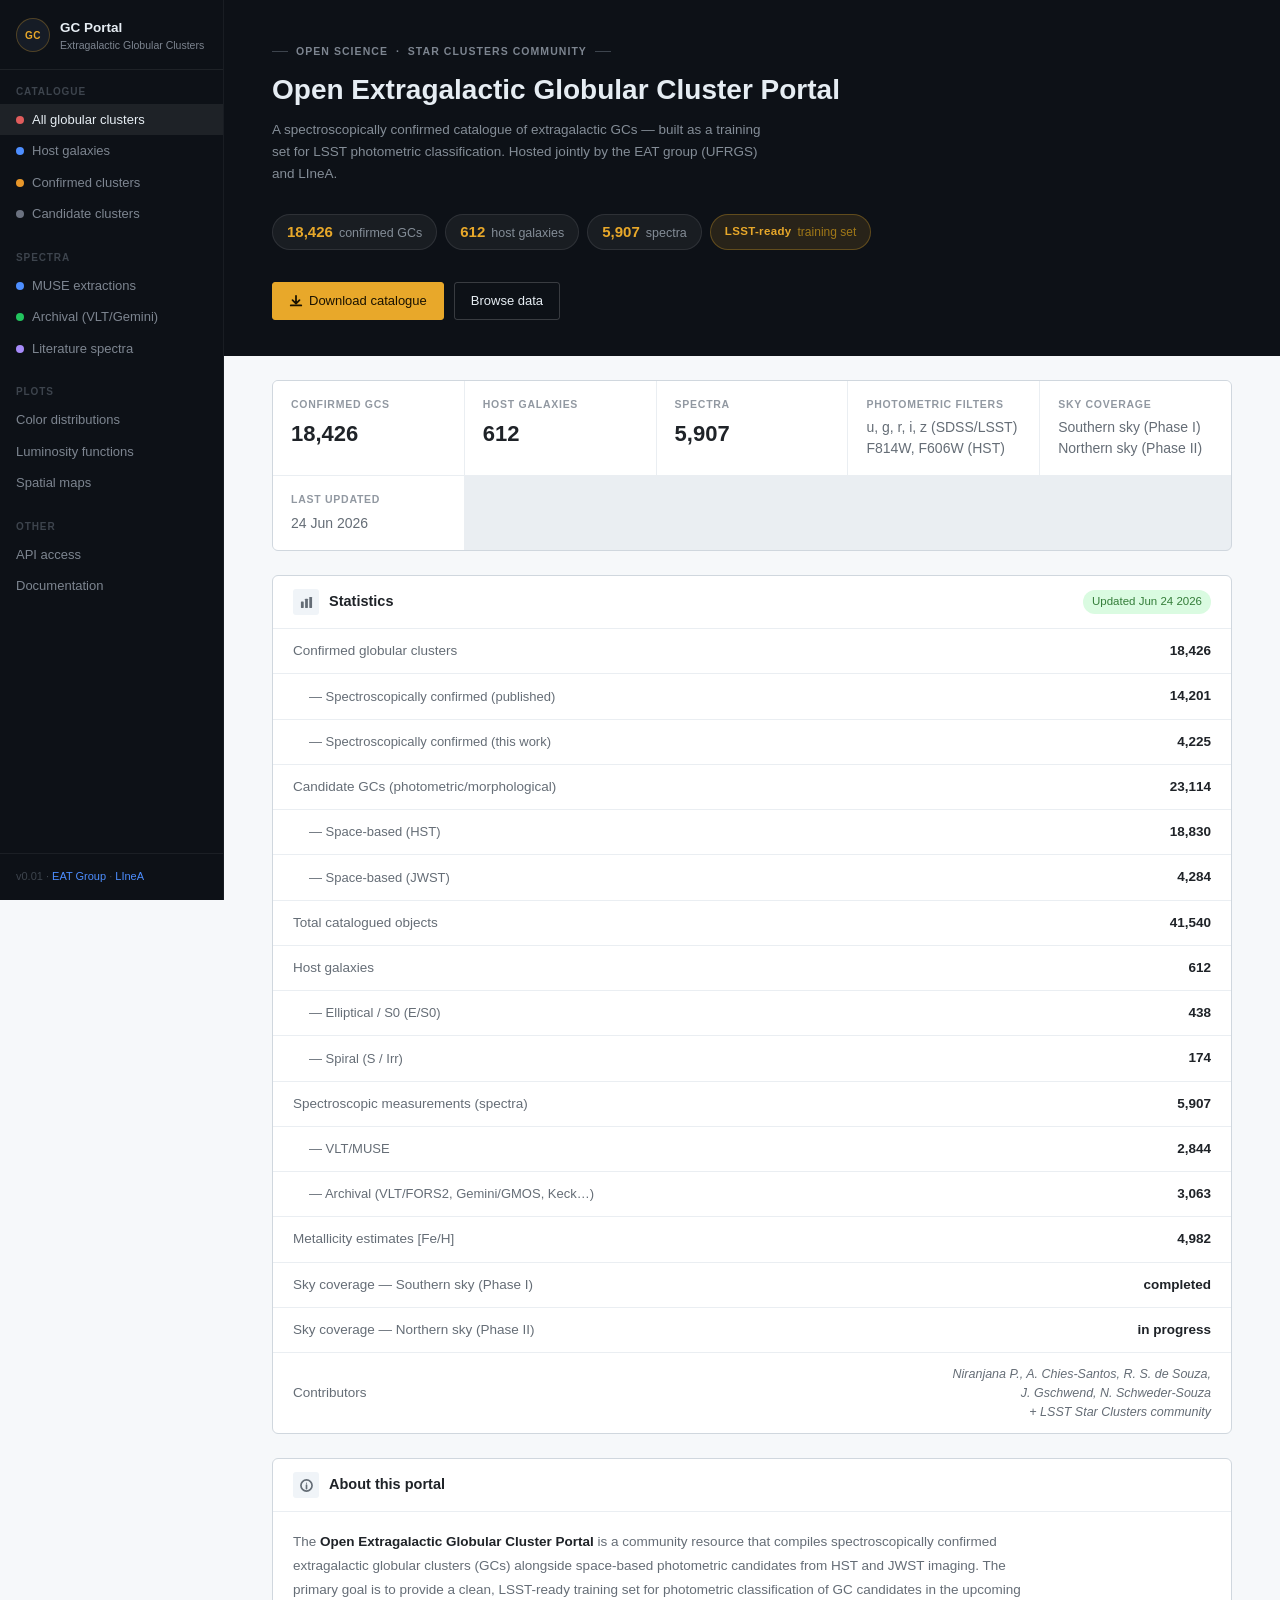
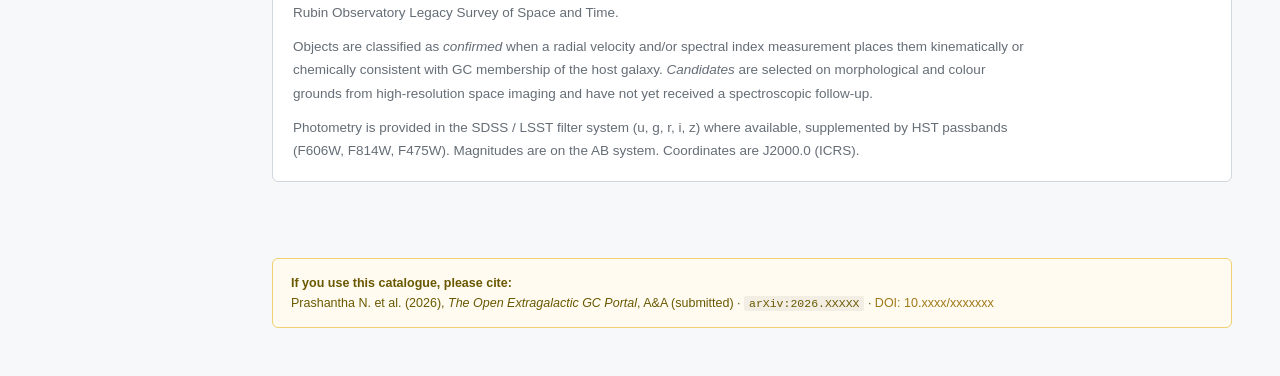
<file: gc-portal-v001/gc-portal/index.html>
<!DOCTYPE html>
<html lang="en">
<head>
  <meta charset="UTF-8">
  <meta name="viewport" content="width=device-width, initial-scale=1.0">
  <title>GC Portal — Open Extragalactic Globular Cluster Catalogue</title>
  <meta name="description" content="A spectroscopically confirmed catalogue of extragalactic globular clusters built as a training set for LSST photometric classification.">
  <link rel="stylesheet" href="assets/css/style.css">
</head>
<body>

<div class="layout">

  <!-- ══════════════════════════════════
       SIDEBAR
  ═══════════════════════════════════════ -->
  <nav class="sidebar">
    <div class="sidebar-brand">
      <div class="brand-logo">GC</div>
      <div class="brand-text">
        <span class="brand-name">GC Portal</span>
        <span class="brand-sub">Extragalactic Globular Clusters</span>
      </div>
    </div>

    <div class="nav-section">
      <span class="nav-sec-label">Catalogue</span>
      <a href="catalogue.html" class="nav-item active">
        <span class="dot dot-red"></span> All globular clusters
      </a>
      <a href="catalogue.html?filter=host" class="nav-item">
        <span class="dot dot-blue"></span> Host galaxies
      </a>
      <a href="catalogue.html?filter=confirmed" class="nav-item">
        <span class="dot dot-orange"></span> Confirmed clusters
      </a>
      <a href="catalogue.html?filter=candidate" class="nav-item">
        <span class="dot dot-gray"></span> Candidate clusters
      </a>
    </div>

    <div class="nav-section">
      <span class="nav-sec-label">Spectra</span>
      <a href="#" class="nav-item">
        <span class="dot dot-blue"></span> MUSE extractions
      </a>
      <a href="#" class="nav-item">
        <span class="dot dot-green"></span> Archival (VLT/Gemini)
      </a>
      <a href="#" class="nav-item">
        <span class="dot dot-purple"></span> Literature spectra
      </a>
    </div>

    <div class="nav-section">
      <span class="nav-sec-label">Plots</span>
      <a href="#" class="nav-item">Color distributions</a>
      <a href="#" class="nav-item">Luminosity functions</a>
      <a href="#" class="nav-item">Spatial maps</a>
    </div>

    <div class="nav-section">
      <span class="nav-sec-label">Other</span>
      <a href="#" class="nav-item">API access</a>
      <a href="#" class="nav-item">Documentation</a>
    </div>

    <div class="sidebar-footer">
      v0.01 · <a href="https://eat.ufrgs.br" target="_blank">EAT Group</a> ·
      <a href="https://linea.org.br" target="_blank">LIneA</a>
    </div>
  </nav>

  <!-- ══════════════════════════════════
       MAIN CONTENT
  ═══════════════════════════════════════ -->
  <main class="main">

    <!-- Hero -->
    <div class="hero">
      <div class="hero-eyebrow">Open Science &nbsp;·&nbsp; Star Clusters Community</div>
      <h1>Open Extragalactic Globular Cluster Portal</h1>
      <p class="hero-desc">
        A spectroscopically confirmed catalogue of extragalactic GCs —
        built as a training set for LSST photometric classification.
        Hosted jointly by the EAT group (UFRGS) and LIneA.
      </p>

      <div class="hero-stats">
        <div class="stat-pill">
          <span class="num">18,426</span>
          <span class="lbl">confirmed GCs</span>
        </div>
        <div class="stat-pill">
          <span class="num">612</span>
          <span class="lbl">host galaxies</span>
        </div>
        <div class="stat-pill">
          <span class="num">5,907</span>
          <span class="lbl">spectra</span>
        </div>
        <div class="stat-pill tag">
          <span class="tag-key">LSST-ready</span>
          <span class="tag-val">training set</span>
        </div>
      </div>

      <div class="hero-actions">
        <a href="#" class="btn btn-primary">
          <svg viewBox="0 0 16 16" fill="none" stroke="currentColor" stroke-width="2"
               stroke-linecap="round" stroke-linejoin="round">
            <path d="M8 2v8M4 7l4 4 4-4"/><path d="M2 13h12"/>
          </svg>
          Download catalogue
        </a>
        <a href="catalogue.html" class="btn btn-secondary">
          Browse data
        </a>
      </div>
    </div>

    <!-- Content -->
    <div class="content">

      <!-- Quick stats grid -->
      <div class="info-grid">
        <div class="info-cell">
          <div class="info-cell-label">Confirmed GCs</div>
          <div class="info-cell-value">18,426</div>
        </div>
        <div class="info-cell">
          <div class="info-cell-label">Host galaxies</div>
          <div class="info-cell-value">612</div>
        </div>
        <div class="info-cell">
          <div class="info-cell-label">Spectra</div>
          <div class="info-cell-value">5,907</div>
        </div>
        <div class="info-cell">
          <div class="info-cell-label">Photometric filters</div>
          <div class="info-cell-value small">u, g, r, i, z (SDSS/LSST)<br>F814W, F606W (HST)</div>
        </div>
        <div class="info-cell">
          <div class="info-cell-label">Sky coverage</div>
          <div class="info-cell-value small">Southern sky (Phase I)<br>Northern sky (Phase II)</div>
        </div>
        <div class="info-cell">
          <div class="info-cell-label">Last updated</div>
          <div class="info-cell-value small">24 Jun 2026</div>
        </div>
      </div>

      <!-- Statistics table -->
      <div class="panel">
        <div class="panel-header">
          <div class="panel-title">
            <span class="panel-icon">
              <!-- bar chart icon -->
              <svg viewBox="0 0 14 14" fill="currentColor">
                <rect x="1" y="6" width="3" height="7" rx="0.5"/>
                <rect x="5.5" y="3" width="3" height="10" rx="0.5"/>
                <rect x="10" y="1" width="3" height="12" rx="0.5"/>
              </svg>
            </span>
            Statistics
          </div>
          <span class="badge-updated">Updated Jun 24 2026</span>
        </div>
        <table class="stats-table">
          <tbody>
            <tr><td>Confirmed globular clusters</td><td>18,426</td></tr>
            <tr><td class="indent">— Spectroscopically confirmed (published)</td><td>14,201</td></tr>
            <tr><td class="indent">— Spectroscopically confirmed (this work)</td><td>4,225</td></tr>
            <tr><td>Candidate GCs (photometric/morphological)</td><td>23,114</td></tr>
            <tr><td class="indent">— Space-based (HST)</td><td>18,830</td></tr>
            <tr><td class="indent">— Space-based (JWST)</td><td>4,284</td></tr>
            <tr><td>Total catalogued objects</td><td>41,540</td></tr>
            <tr><td>Host galaxies</td><td>612</td></tr>
            <tr><td class="indent">— Elliptical / S0 (E/S0)</td><td>438</td></tr>
            <tr><td class="indent">— Spiral (S / Irr)</td><td>174</td></tr>
            <tr><td>Spectroscopic measurements (spectra)</td><td>5,907</td></tr>
            <tr><td class="indent">— VLT/MUSE</td><td>2,844</td></tr>
            <tr><td class="indent">— Archival (VLT/FORS2, Gemini/GMOS, Keck…)</td><td>3,063</td></tr>
            <tr><td>Metallicity estimates [Fe/H]</td><td>4,982</td></tr>
            <tr><td>Sky coverage — Southern sky (Phase I)</td><td>completed</td></tr>
            <tr><td>Sky coverage — Northern sky (Phase II)</td><td>in progress</td></tr>
            <tr><td>Contributors</td>
                <td style="text-align:right;font-weight:400;font-style:italic;color:var(--text-secondary);font-size:12.5px">
                  Niranjana P., A. Chies-Santos, R. S. de Souza,<br>
                  J. Gschwend, N. Schweder-Souza<br>
                  + LSST Star Clusters community
                </td></tr>
          </tbody>
        </table>
      </div>

      <!-- About panel -->
      <div class="panel">
        <div class="panel-header">
          <div class="panel-title">
            <span class="panel-icon">
              <svg viewBox="0 0 14 14" fill="none" stroke="currentColor" stroke-width="1.8"
                   stroke-linecap="round">
                <circle cx="7" cy="7" r="6"/>
                <line x1="7" y1="6.5" x2="7" y2="10.5"/>
                <circle cx="7" cy="4.5" r="0.6" fill="currentColor" stroke="none"/>
              </svg>
            </span>
            About this portal
          </div>
        </div>
        <div style="padding:18px 20px;font-size:13.5px;line-height:1.75;color:var(--text-secondary);max-width:780px">
          <p style="margin-bottom:10px">
            The <strong style="color:var(--text-primary)">Open Extragalactic Globular Cluster Portal</strong>
            is a community resource that compiles spectroscopically confirmed extragalactic globular clusters
            (GCs) alongside space-based photometric candidates from HST and JWST imaging. The primary goal
            is to provide a clean, LSST-ready training set for photometric classification of GC candidates
            in the upcoming Rubin Observatory Legacy Survey of Space and Time.
          </p>
          <p style="margin-bottom:10px">
            Objects are classified as <em>confirmed</em> when a radial velocity and/or spectral index
            measurement places them kinematically or chemically consistent with GC membership of the
            host galaxy. <em>Candidates</em> are selected on morphological and colour grounds from
            high-resolution space imaging and have not yet received a spectroscopic follow-up.
          </p>
          <p>
            Photometry is provided in the SDSS / LSST filter system (u, g, r, i, z) where available,
            supplemented by HST passbands (F606W, F814W, F475W). Magnitudes are on the AB system.
            Coordinates are J2000.0 (ICRS).
          </p>
        </div>
      </div>

    </div><!-- /content -->

    <!-- Citation box -->
    <div class="cite-box">
      <strong>If you use this catalogue, please cite:</strong><br>
      Prashantha N. et al. (2026), <em>The Open Extragalactic GC Portal</em>, A&amp;A (submitted) ·
      <code>arXiv:2026.XXXXX</code> ·
      <a href="#" style="color:#a07818">DOI: 10.xxxx/xxxxxxx</a>
    </div>

  </main>
</div>

</body>
</html>
</file>
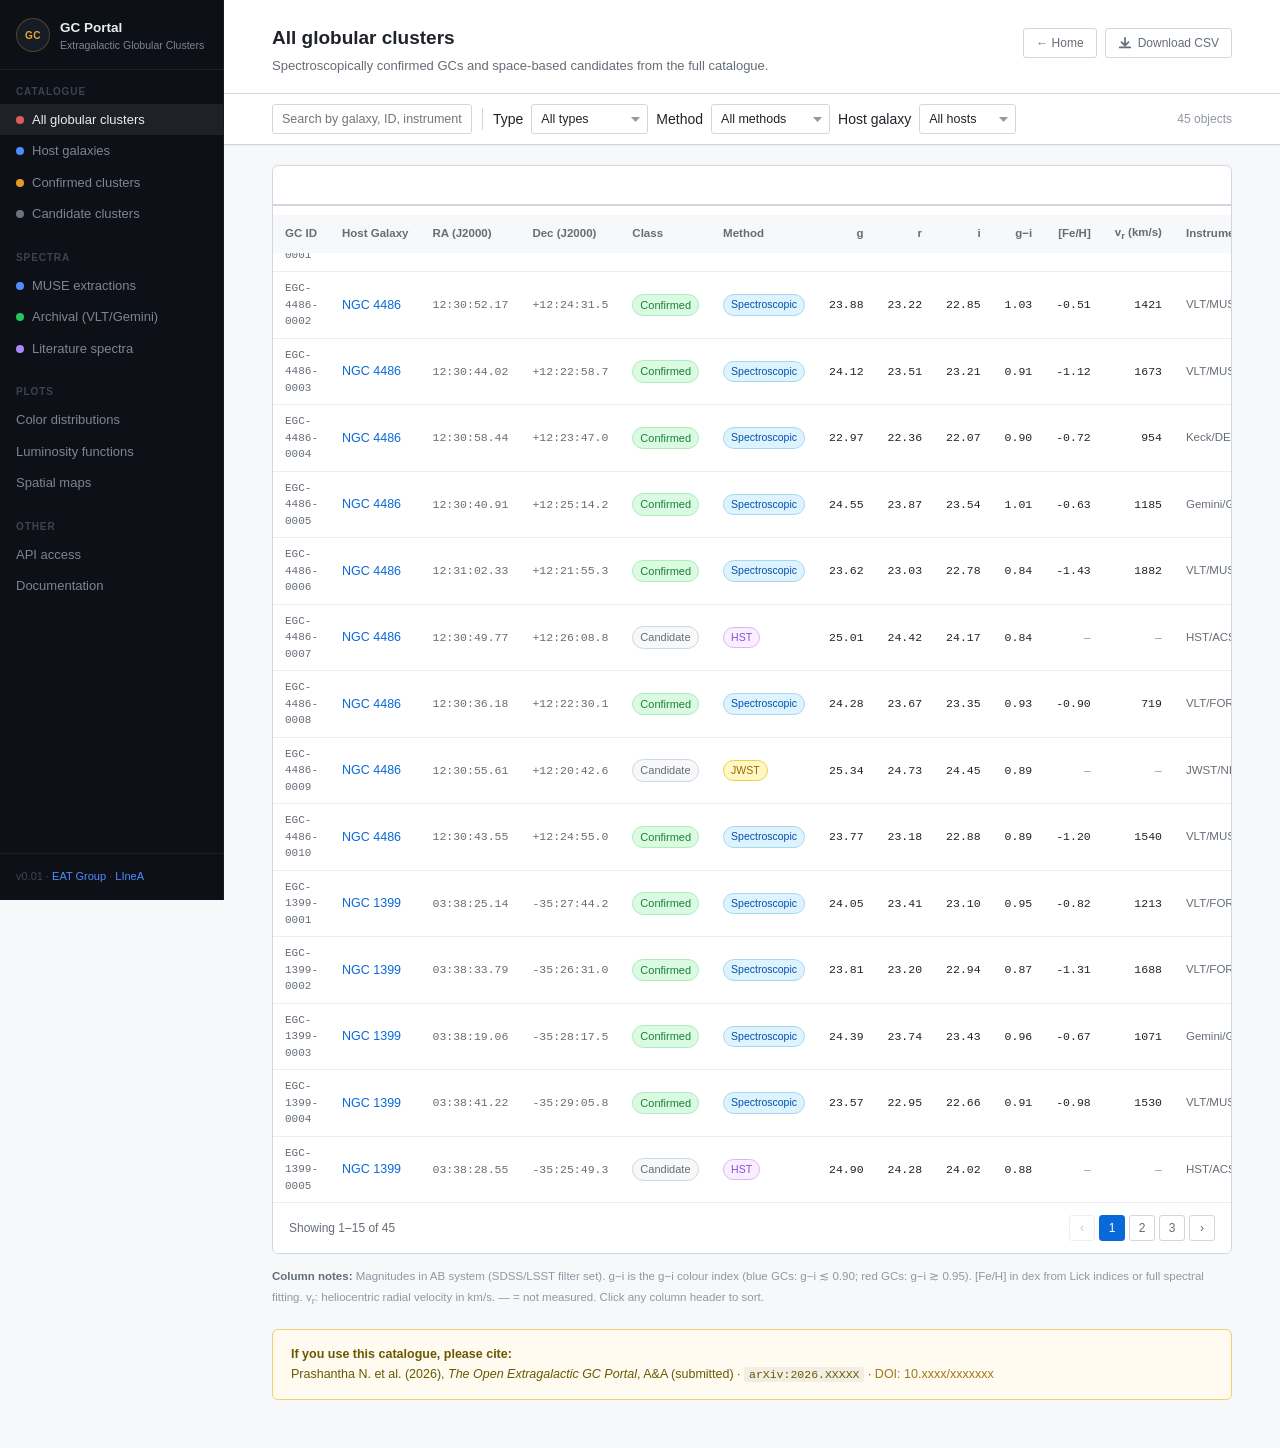
<file: gc-portal-v001/gc-portal/catalogue.html>
<!DOCTYPE html>
<html lang="en">
<head>
  <meta charset="UTF-8">
  <meta name="viewport" content="width=device-width, initial-scale=1.0">
  <title>Catalogue — GC Portal</title>
  <link rel="stylesheet" href="assets/css/style.css">
</head>
<body>

<div class="layout">

  <!-- ══════════════════════════════════
       SIDEBAR
  ═══════════════════════════════════════ -->
  <nav class="sidebar">
    <div class="sidebar-brand">
      <div class="brand-logo">GC</div>
      <div class="brand-text">
        <span class="brand-name">GC Portal</span>
        <span class="brand-sub">Extragalactic Globular Clusters</span>
      </div>
    </div>

    <div class="nav-section">
      <span class="nav-sec-label">Catalogue</span>
      <a href="catalogue.html" class="nav-item active">
        <span class="dot dot-red"></span> All globular clusters
      </a>
      <a href="catalogue.html?filter=host" class="nav-item">
        <span class="dot dot-blue"></span> Host galaxies
      </a>
      <a href="catalogue.html?filter=confirmed" class="nav-item">
        <span class="dot dot-orange"></span> Confirmed clusters
      </a>
      <a href="catalogue.html?filter=candidate" class="nav-item">
        <span class="dot dot-gray"></span> Candidate clusters
      </a>
    </div>

    <div class="nav-section">
      <span class="nav-sec-label">Spectra</span>
      <a href="#" class="nav-item">
        <span class="dot dot-blue"></span> MUSE extractions
      </a>
      <a href="#" class="nav-item">
        <span class="dot dot-green"></span> Archival (VLT/Gemini)
      </a>
      <a href="#" class="nav-item">
        <span class="dot dot-purple"></span> Literature spectra
      </a>
    </div>

    <div class="nav-section">
      <span class="nav-sec-label">Plots</span>
      <a href="#" class="nav-item">Color distributions</a>
      <a href="#" class="nav-item">Luminosity functions</a>
      <a href="#" class="nav-item">Spatial maps</a>
    </div>

    <div class="nav-section">
      <span class="nav-sec-label">Other</span>
      <a href="#" class="nav-item">API access</a>
      <a href="#" class="nav-item">Documentation</a>
    </div>

    <div class="sidebar-footer">
      v0.01 · <a href="https://eat.ufrgs.br" target="_blank">EAT Group</a> ·
      <a href="https://linea.org.br" target="_blank">LIneA</a>
    </div>
  </nav>

  <!-- ══════════════════════════════════
       MAIN CONTENT
  ═══════════════════════════════════════ -->
  <main class="main">

    <!-- Page header -->
    <div class="page-header">
      <div class="page-header-row">
        <div>
          <h2>All globular clusters</h2>
          <p>Spectroscopically confirmed GCs and space-based candidates from the full catalogue.</p>
        </div>
        <div style="display:flex;gap:8px;flex-shrink:0;margin-top:4px">
          <a href="index.html" class="btn btn-outline btn-sm">← Home</a>
          <button class="btn btn-outline btn-sm" id="btn-download">
            <svg width="13" height="13" viewBox="0 0 16 16" fill="none"
                 stroke="currentColor" stroke-width="2" stroke-linecap="round" stroke-linejoin="round">
              <path d="M8 2v8M4 7l4 4 4-4"/><path d="M2 13h12"/>
            </svg>
            Download CSV
          </button>
        </div>
      </div>
    </div>

    <!-- Filter bar -->
    <div class="filter-bar">
      <input type="text" id="q-search" placeholder="Search by galaxy, ID, instrument…">

      <div class="filter-sep"></div>

      <span class="filter-label">Type</span>
      <select id="f-type">
        <option value="">All types</option>
        <option value="confirmed">Confirmed GC</option>
        <option value="candidate">Candidate GC</option>
      </select>

      <span class="filter-label">Method</span>
      <select id="f-method">
        <option value="">All methods</option>
        <option value="spectroscopic">Spectroscopic</option>
        <option value="HST">HST imaging</option>
        <option value="JWST">JWST imaging</option>
      </select>

      <span class="filter-label">Host galaxy</span>
      <select id="f-host">
        <option value="">All hosts</option>
        <!-- populated by JS -->
      </select>

      <span class="results-count" id="results-count"></span>
    </div>

    <!-- Data table -->
    <div class="table-panel">
      <div class="table-wrap">
        <table class="data-table">
          <thead>
            <tr>
              <th data-col="id">GC ID</th>
              <th data-col="host">Host Galaxy</th>
              <th data-col="ra">RA (J2000)</th>
              <th data-col="dec">Dec (J2000)</th>
              <th data-col="type">Class</th>
              <th data-col="method">Method</th>
              <th data-col="g" style="text-align:right">g</th>
              <th data-col="r" style="text-align:right">r</th>
              <th data-col="i" style="text-align:right">i</th>
              <th data-col="gi" style="text-align:right">g−i</th>
              <th data-col="feh" style="text-align:right">[Fe/H]</th>
              <th data-col="vr" style="text-align:right">v<sub>r</sub> (km/s)</th>
              <th data-col="instr">Instrument</th>
              <th data-col="ref">Reference</th>
            </tr>
          </thead>
          <tbody id="gc-tbody">
            <tr><td colspan="14" style="padding:32px;text-align:center;color:var(--text-muted)">Loading…</td></tr>
          </tbody>
        </table>
      </div>

      <!-- Pagination -->
      <div class="pagination">
        <div class="page-info" id="page-info"></div>
        <div class="page-btns" id="page-btns"></div>
      </div>
    </div>

    <!-- Column legend -->
    <div style="margin:12px 48px 0;font-size:11.5px;color:var(--text-muted);line-height:1.8">
      <strong style="color:var(--text-secondary)">Column notes:</strong>
      Magnitudes in AB system (SDSS/LSST filter set).
      g−i is the g−i colour index (blue GCs: g−i ≲ 0.90; red GCs: g−i ≳ 0.95).
      [Fe/H] in dex from Lick indices or full spectral fitting.
      v<sub>r</sub>: heliocentric radial velocity in km/s. — = not measured.
      Click any column header to sort.
    </div>

    <!-- Citation -->
    <div class="cite-box">
      <strong>If you use this catalogue, please cite:</strong><br>
      Prashantha N. et al. (2026), <em>The Open Extragalactic GC Portal</em>, A&amp;A (submitted) ·
      <code>arXiv:2026.XXXXX</code> ·
      <a href="#" style="color:#a07818">DOI: 10.xxxx/xxxxxxx</a>
    </div>

  </main>
</div>

<script src="assets/js/app.js"></script>
</body>
</html>
</file>
<file: gc-portal-v001/gc-portal/assets/css/style.css>
/* ==========================================================
   GC Portal — Main Stylesheet
   v0.01 · EAT Group, UFRGS · LIneA
   ========================================================== */

*, *::before, *::after { box-sizing: border-box; margin: 0; padding: 0; }

:root {
  --sidebar-bg:        #0d1117;
  --sidebar-w:         224px;
  --accent:            #e8a82a;
  --accent-dim:        rgba(232,168,42,0.12);
  --text-primary:      #1f2328;
  --text-secondary:    #656d76;
  --text-muted:        #9198a1;
  --sidebar-text:      #7d8590;
  --sidebar-text-act:  #e6edf3;
  --bg-page:           #f6f8fa;
  --bg-white:          #ffffff;
  --bg-hero:           #0d1117;
  --border:            #d0d7de;
  --border-subtle:     #eaeef2;
  --font-sans:         -apple-system, BlinkMacSystemFont, "Segoe UI", "Noto Sans",
                       Helvetica, Arial, sans-serif;
  --font-mono:         ui-monospace, SFMono-Regular, "SF Mono", Menlo, Consolas,
                       "Liberation Mono", monospace;
  --radius-sm:         3px;
  --radius-md:         6px;
  --t:                 0.15s ease;
}

html { font-size: 14px; }
body {
  font-family: var(--font-sans);
  background: var(--bg-page);
  color: var(--text-primary);
  line-height: 1.5;
  min-height: 100vh;
}

a { color: inherit; text-decoration: none; }

/* ── Layout ─────────────────────────────────────────────── */
.layout { display: flex; min-height: 100vh; }

/* ── Sidebar ─────────────────────────────────────────────── */
.sidebar {
  width: var(--sidebar-w);
  background: var(--sidebar-bg);
  position: fixed;
  top: 0; left: 0;
  height: 100vh;
  overflow-y: auto;
  display: flex;
  flex-direction: column;
  z-index: 100;
  border-right: 1px solid rgba(255,255,255,0.05);
  scrollbar-width: thin;
  scrollbar-color: #222 transparent;
}

.sidebar-brand {
  display: flex;
  align-items: center;
  gap: 10px;
  padding: 18px 16px 16px;
  border-bottom: 1px solid rgba(255,255,255,0.07);
  flex-shrink: 0;
}

.brand-logo {
  width: 34px; height: 34px;
  background: #161c26;
  border-radius: 50%;
  display: flex; align-items: center; justify-content: center;
  font-size: 10px; font-weight: 700;
  color: var(--accent);
  letter-spacing: 0.04em;
  flex-shrink: 0;
  border: 1px solid rgba(232,168,42,0.28);
}

.brand-text   { display: flex; flex-direction: column; }
.brand-name   { font-size: 13.5px; font-weight: 600; color: var(--sidebar-text-act); }
.brand-sub    { font-size: 10.5px; color: var(--sidebar-text); margin-top: 1px; line-height: 1.3; }

.nav-section  { padding: 14px 0 6px; }

.nav-sec-label {
  display: block;
  font-size: 10px;
  font-weight: 600;
  letter-spacing: 0.09em;
  color: #3d444d;
  padding: 0 16px 5px;
  text-transform: uppercase;
}

.nav-item {
  display: flex;
  align-items: center;
  gap: 8px;
  padding: 6px 16px;
  font-size: 13px;
  color: var(--sidebar-text);
  text-decoration: none;
  transition: color var(--t), background var(--t);
  cursor: pointer;
}
.nav-item:hover  { color: var(--sidebar-text-act); background: rgba(255,255,255,0.04); }
.nav-item.active { color: var(--sidebar-text-act); background: rgba(255,255,255,0.07); }

.dot {
  width: 8px; height: 8px;
  border-radius: 50%; flex-shrink: 0;
}
.dot-red    { background: #e05c5c; }
.dot-blue   { background: #4d8eff; }
.dot-orange { background: #e8972a; }
.dot-gray   { background: #6b7280; }
.dot-green  { background: #22c55e; }
.dot-purple { background: #a78bfa; }

.sidebar-footer {
  margin-top: auto;
  padding: 14px 16px;
  border-top: 1px solid rgba(255,255,255,0.06);
  font-size: 11px;
  color: #3d444d;
  line-height: 1.6;
}
.sidebar-footer a { color: #4d8eff; }

/* ── Main ────────────────────────────────────────────────── */
.main { margin-left: var(--sidebar-w); flex: 1; min-width: 0; }

/* ── Hero ────────────────────────────────────────────────── */
.hero {
  background: var(--bg-hero);
  color: #e6edf3;
  padding: 44px 48px 36px;
}

.hero-eyebrow {
  font-size: 10.5px;
  font-weight: 600;
  letter-spacing: 0.1em;
  text-transform: uppercase;
  color: #7d8590;
  margin-bottom: 12px;
  display: flex;
  align-items: center;
  gap: 8px;
}
.hero-eyebrow::before,
.hero-eyebrow::after {
  content: '';
  display: inline-block;
  width: 16px; height: 1px;
  background: #3d444d;
}

.hero h1 {
  font-size: 28px; font-weight: 600; line-height: 1.25;
  color: #e6edf3; margin-bottom: 12px; max-width: 580px;
}

.hero-desc {
  font-size: 13.5px; color: #848d97;
  max-width: 500px; line-height: 1.65; margin-bottom: 28px;
}

.hero-stats {
  display: flex; flex-wrap: wrap; gap: 8px; margin-bottom: 32px;
}

.stat-pill {
  display: inline-flex; align-items: baseline; gap: 6px;
  background: rgba(255,255,255,0.05);
  border: 1px solid rgba(255,255,255,0.09);
  border-radius: 24px; padding: 6px 14px;
}
.stat-pill .num {
  font-size: 15px; font-weight: 700; color: var(--accent);
  font-variant-numeric: tabular-nums;
}
.stat-pill .lbl { font-size: 12.5px; color: #848d97; }

.stat-pill.tag {
  background: var(--accent-dim);
  border-color: rgba(232,168,42,0.3);
  align-items: center;
}
.stat-pill.tag .tag-key {
  font-size: 11.5px; font-weight: 700;
  color: var(--accent); letter-spacing: 0.03em;
}
.stat-pill.tag .tag-val { font-size: 12px; color: #a07818; }

.hero-actions { display: flex; gap: 10px; flex-wrap: wrap; }

/* Buttons */
.btn {
  display: inline-flex; align-items: center; gap: 6px;
  padding: 8px 16px; border-radius: var(--radius-sm);
  font-size: 13px; font-weight: 500; cursor: pointer;
  text-decoration: none; border: 1px solid transparent;
  transition: all var(--t); font-family: var(--font-sans);
  white-space: nowrap;
}
.btn svg { width: 14px; height: 14px; }

.btn-primary   { background: var(--accent); color: #1a1200; border-color: var(--accent); }
.btn-primary:hover { background: #d4961f; }

.btn-secondary {
  background: transparent; color: #e6edf3;
  border-color: rgba(255,255,255,0.18);
}
.btn-secondary:hover { background: rgba(255,255,255,0.07); border-color: rgba(255,255,255,0.28); }

.btn-sm {
  padding: 5px 12px; font-size: 12px; border-radius: var(--radius-sm);
}
.btn-outline {
  background: transparent; color: var(--text-secondary);
  border: 1px solid var(--border);
}
.btn-outline:hover { background: var(--bg-page); color: var(--text-primary); }

/* ── Content area ────────────────────────────────────────── */
.content { padding: 0 48px 56px; }

.panel {
  background: var(--bg-white);
  border: 1px solid var(--border);
  border-radius: var(--radius-md);
  margin-top: 24px;
  overflow: hidden;
}

.panel-header {
  display: flex; align-items: center; justify-content: space-between;
  padding: 13px 20px;
  border-bottom: 1px solid var(--border-subtle);
}

.panel-title {
  font-size: 14.5px; font-weight: 600; color: var(--text-primary);
  display: flex; align-items: center; gap: 10px;
}

.panel-icon {
  width: 26px; height: 26px; background: #f0f4f8;
  border-radius: var(--radius-sm);
  display: inline-flex; align-items: center; justify-content: center;
}
.panel-icon svg { width: 13px; height: 13px; color: var(--text-secondary); }

.badge-updated {
  font-size: 11.5px; color: #347d39; background: #dafbe1;
  padding: 3px 9px; border-radius: 12px; font-weight: 500;
}

/* Stats table (homepage) */
.stats-table { width: 100%; border-collapse: collapse; }
.stats-table tr { border-bottom: 1px solid var(--border-subtle); }
.stats-table tr:last-child { border-bottom: none; }
.stats-table td { padding: 12px 20px; font-size: 13.5px; }
.stats-table td:first-child { color: var(--text-secondary); }
.stats-table td:last-child {
  text-align: right; font-weight: 600;
  font-variant-numeric: tabular-nums;
}
.stats-table td.indent { padding-left: 36px; font-size: 13px; }

/* Info grid */
.info-grid {
  display: grid;
  grid-template-columns: repeat(auto-fill, minmax(160px,1fr));
  gap: 1px; background: var(--border-subtle);
  border: 1px solid var(--border); border-radius: var(--radius-md); overflow: hidden;
  margin-top: 24px;
}
.info-cell { background: var(--bg-white); padding: 16px 18px; }
.info-cell-label {
  font-size: 10.5px; font-weight: 600; text-transform: uppercase;
  letter-spacing: 0.07em; color: var(--text-muted); margin-bottom: 5px;
}
.info-cell-value {
  font-size: 22px; font-weight: 700; color: var(--text-primary);
  font-variant-numeric: tabular-nums;
}
.info-cell-value.small { font-size: 14px; font-weight: 500; color: var(--text-secondary); }

/* ── Catalogue page ─────────────────────────────────────── */
.page-header {
  padding: 24px 48px 18px;
  border-bottom: 1px solid var(--border);
  background: var(--bg-white);
}
.page-header-row {
  display: flex; align-items: flex-start; justify-content: space-between; gap: 16px;
}
.page-header h2 { font-size: 19px; font-weight: 600; margin-bottom: 3px; }
.page-header p  { font-size: 13px; color: var(--text-secondary); }

.filter-bar {
  background: var(--bg-white);
  border-bottom: 1px solid var(--border);
  padding: 10px 48px;
  display: flex; flex-wrap: wrap; gap: 8px; align-items: center;
  position: sticky; top: 0; z-index: 50;
  box-shadow: 0 1px 0 var(--border-subtle);
}

.filter-bar input[type="text"],
.filter-bar select {
  height: 30px;
  border: 1px solid var(--border); border-radius: var(--radius-sm);
  padding: 0 9px; font-size: 12.5px;
  font-family: var(--font-sans); color: var(--text-primary);
  background: var(--bg-white); outline: none;
  transition: border-color var(--t), box-shadow var(--t);
}
.filter-bar input[type="text"]  { min-width: 200px; }
.filter-bar select {
  padding-right: 26px; appearance: none;
  background-image: url("data:image/svg+xml,%3Csvg xmlns='http://www.w3.org/2000/svg' width='9' height='5'%3E%3Cpath d='M0 0l4.5 5L9 0z' fill='%239198a1'/%3E%3C/svg%3E");
  background-repeat: no-repeat; background-position: right 7px center;
}
.filter-bar input:focus,
.filter-bar select:focus {
  border-color: #0969da;
  box-shadow: 0 0 0 3px rgba(9,105,218,0.08);
}

.filter-sep { width: 1px; height: 22px; background: var(--border); margin: 0 2px; }

.results-count { font-size: 12px; color: var(--text-muted); margin-left: auto; }

/* Data table */
.table-panel {
  background: var(--bg-white);
  border: 1px solid var(--border);
  border-radius: var(--radius-md);
  margin: 20px 48px 0;
  overflow: hidden;
}

.table-wrap { overflow-x: auto; }

.data-table { width: 100%; border-collapse: collapse; font-size: 12.5px; }

.data-table thead th {
  background: #f6f8fa;
  border-bottom: 2px solid var(--border);
  padding: 9px 12px;
  text-align: left; font-size: 11.5px; font-weight: 600;
  color: var(--text-secondary); white-space: nowrap;
  cursor: pointer; user-select: none;
  position: sticky; top: 49px;
  transition: background var(--t);
}
.data-table thead th:hover { background: #eaecef; color: var(--text-primary); }
.data-table thead th.sort-asc::after  { content: ' ↑'; color: #0969da; }
.data-table thead th.sort-desc::after { content: ' ↓'; color: #0969da; }

.data-table tbody tr { border-bottom: 1px solid var(--border-subtle); }
.data-table tbody tr:hover { background: #f6f8fa; }
.data-table tbody tr:last-child { border-bottom: none; }

.data-table td { padding: 8px 12px; vertical-align: middle; }
.data-table td.mono {
  font-family: var(--font-mono); font-size: 11.5px; color: var(--text-secondary);
}
.data-table td.num {
  text-align: right; font-variant-numeric: tabular-nums;
  font-family: var(--font-mono); font-size: 11.5px;
}
.data-table td.id-cell { font-family: var(--font-mono); font-size: 11px; color: var(--text-secondary); }
.data-table td a { color: #0969da; }
.data-table td a:hover { text-decoration: underline; }

/* Badges */
.badge {
  display: inline-flex; align-items: center;
  padding: 2px 7px; border-radius: 12px;
  font-size: 11px; font-weight: 500; white-space: nowrap;
}
.badge-confirmed { background: #dafbe1; color: #1a7f37; border: 1px solid #aceebb; }
.badge-candidate { background: #f6f8fa; color: #656d76; border: 1px solid #d0d7de; }
.badge-spectro   { background: #ddf4ff; color: #0550ae; border: 1px solid #a8d8f0; font-size: 10.5px; }
.badge-hst       { background: #fbefff; color: #8250df; border: 1px solid #d8b4fe; font-size: 10.5px; }
.badge-jwst      { background: #fff8c5; color: #9a6700; border: 1px solid #f7c948; font-size: 10.5px; }

/* Pagination */
.pagination {
  display: flex; align-items: center; justify-content: space-between;
  padding: 12px 16px; border-top: 1px solid var(--border-subtle);
}
.page-info { font-size: 12px; color: var(--text-secondary); }
.page-btns { display: flex; gap: 4px; }
.page-btn {
  height: 26px; min-width: 26px; padding: 0 8px;
  border: 1px solid var(--border); border-radius: var(--radius-sm);
  background: var(--bg-white); font-size: 12px; color: var(--text-secondary);
  cursor: pointer; display: inline-flex; align-items: center; justify-content: center;
  font-family: var(--font-sans); transition: all var(--t);
}
.page-btn:hover:not(:disabled) { background: var(--bg-page); color: var(--text-primary); }
.page-btn.active { background: #0969da; border-color: #0969da; color: #fff; }
.page-btn:disabled { opacity: 0.38; cursor: default; }

/* Citation box */
.cite-box {
  margin: 20px 48px 48px;
  padding: 14px 18px;
  background: #fffbf0; border: 1px solid #f0d070;
  border-radius: var(--radius-md); font-size: 12.5px; color: #6a5800; line-height: 1.6;
}
.cite-box strong { font-weight: 600; }
.cite-box code {
  font-family: var(--font-mono); font-size: 11.5px;
  background: rgba(0,0,0,0.05); padding: 1px 5px; border-radius: 2px;
}

/* No results */
.no-results {
  padding: 48px; text-align: center; color: var(--text-muted); font-size: 13.5px;
}

/* ── Responsive (basic) ──────────────────────────────────── */
@media (max-width: 900px) {
  :root { --sidebar-w: 0px; }
  .sidebar { display: none; }
  .hero, .content, .page-header, .filter-bar { padding-left: 20px; padding-right: 20px; }
  .table-panel { margin-left: 20px; margin-right: 20px; }
  .cite-box { margin-left: 20px; margin-right: 20px; }
}
</file>
